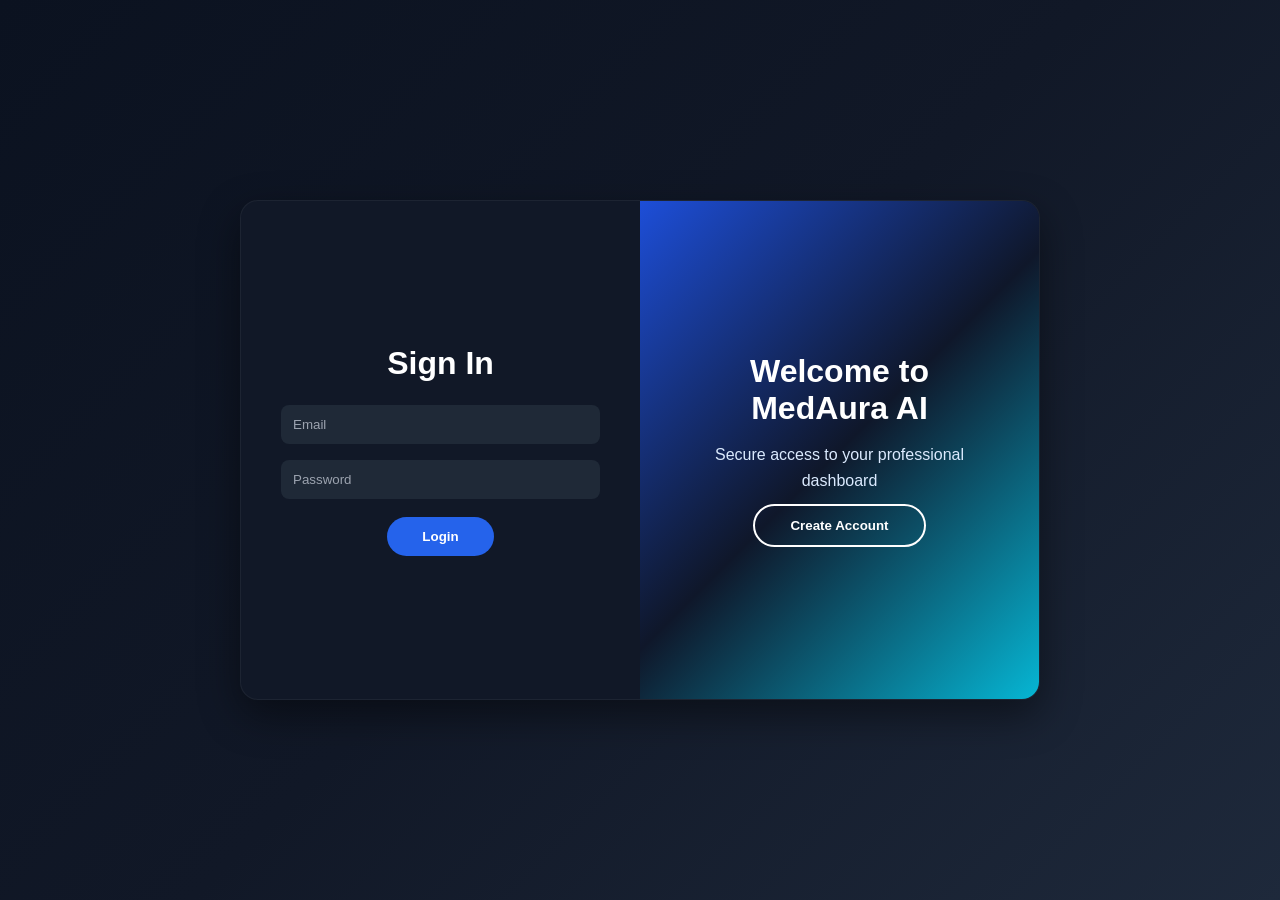
<file: login.html>
<!DOCTYPE html>
<html lang="en">
<head>
<meta charset="UTF-8">
<meta name="viewport" content="width=device-width, initial-scale=1.0">
<title>Animated Login</title>

<style>
*{
margin:0;
padding:0;
box-sizing:border-box;
font-family:Arial;
}

body{
display:flex;
justify-content:center;
align-items:center;
height:100vh;
background:linear-gradient(135deg,#0b1220,#111827,#1e293b);
}

.container{
position:relative;
width:800px;
height:500px;
background:#111827;
border-radius:18px;
overflow:hidden;
box-shadow:0 15px 40px rgba(0,0,0,.45);
border:1px solid rgba(255,255,255,.05);
}

/* forms */
.form{
position:absolute;
top:0;
width:50%;
height:100%;
display:flex;
flex-direction:column;
justify-content:center;
align-items:center;
padding:40px;
transition:.6s;
color:#fff;
}

.login{
left:0;
z-index:2;
}

.register{
left:0;
opacity:0;
z-index:1;
}

input{
width:100%;
padding:12px;
margin:8px;
border:none;
outline:none;
background:#1f2937;
color:#fff;
border-radius:8px;
}

input::placeholder{
color:#9ca3af;
}

button{
padding:12px 35px;
border:none;
border-radius:25px;
background:#2563eb;
color:#fff;
cursor:pointer;
margin-top:10px;
font-weight:bold;
}

button:hover{
background:#1d4ed8;
}

.panel{
position:absolute;
right:0;
top:0;
width:50%;
height:100%;
background:linear-gradient(135deg,#1d4ed8,#0f172a,#06b6d4);
color:#fff;
display:flex;
flex-direction:column;
justify-content:center;
align-items:center;
transition:.6s;
z-index:5;
padding:40px;
text-align:center;
}

.panel button{
background:transparent;
border:2px solid #fff;
}

.panel button:hover{
background:#fff;
color:#0f172a;
}

.container.active .panel{
transform:translateX(-100%);
}

.container.active .login{
transform:translateX(100%);
opacity:0;
}

.container.active .register{
transform:translateX(100%);
opacity:1;
z-index:3;
}

h1{
margin-bottom:15px;
}

p{
color:#dbeafe;
text-align:center;
line-height:1.6;
}
</style>
</head>
<body>

<div class="container" id="box">

<div class="form login">
<h1>Sign In</h1>
<input type="email" placeholder="Email">
<input type="password" placeholder="Password">
<button>Login</button>
</div>

<div class="form register">
<h1>Create Account</h1>
<input type="text" placeholder="Full Name">
<input type="email" placeholder="Email">
<input type="password" placeholder="Password">
<button>Register</button>
</div>

<div class="panel">
<h1 id="title">Welcome to MedAura AI</h1>
<p id="text">Secure access to your professional dashboard</p>
<button onclick="toggleForm()" id="switchBtn">Create Account</button>
</div>

</div>

<script>
let active = false;

function toggleForm(){
const box = document.getElementById("box");
const title = document.getElementById("title");
const text = document.getElementById("text");
const btn = document.getElementById("switchBtn");

box.classList.toggle("active");

active = !active;

if(active){
title.innerText = "Account Registration";
text.innerText = "Create your secure account to continue.";
btn.innerText = "Sign In";
}else{
title.innerText = "Welcome to MedAura AI";
text.innerText = "Secure access to your professional dashboard";
btn.innerText = "Create Account";
}
}
</script>

</body>
</html>
</file>
